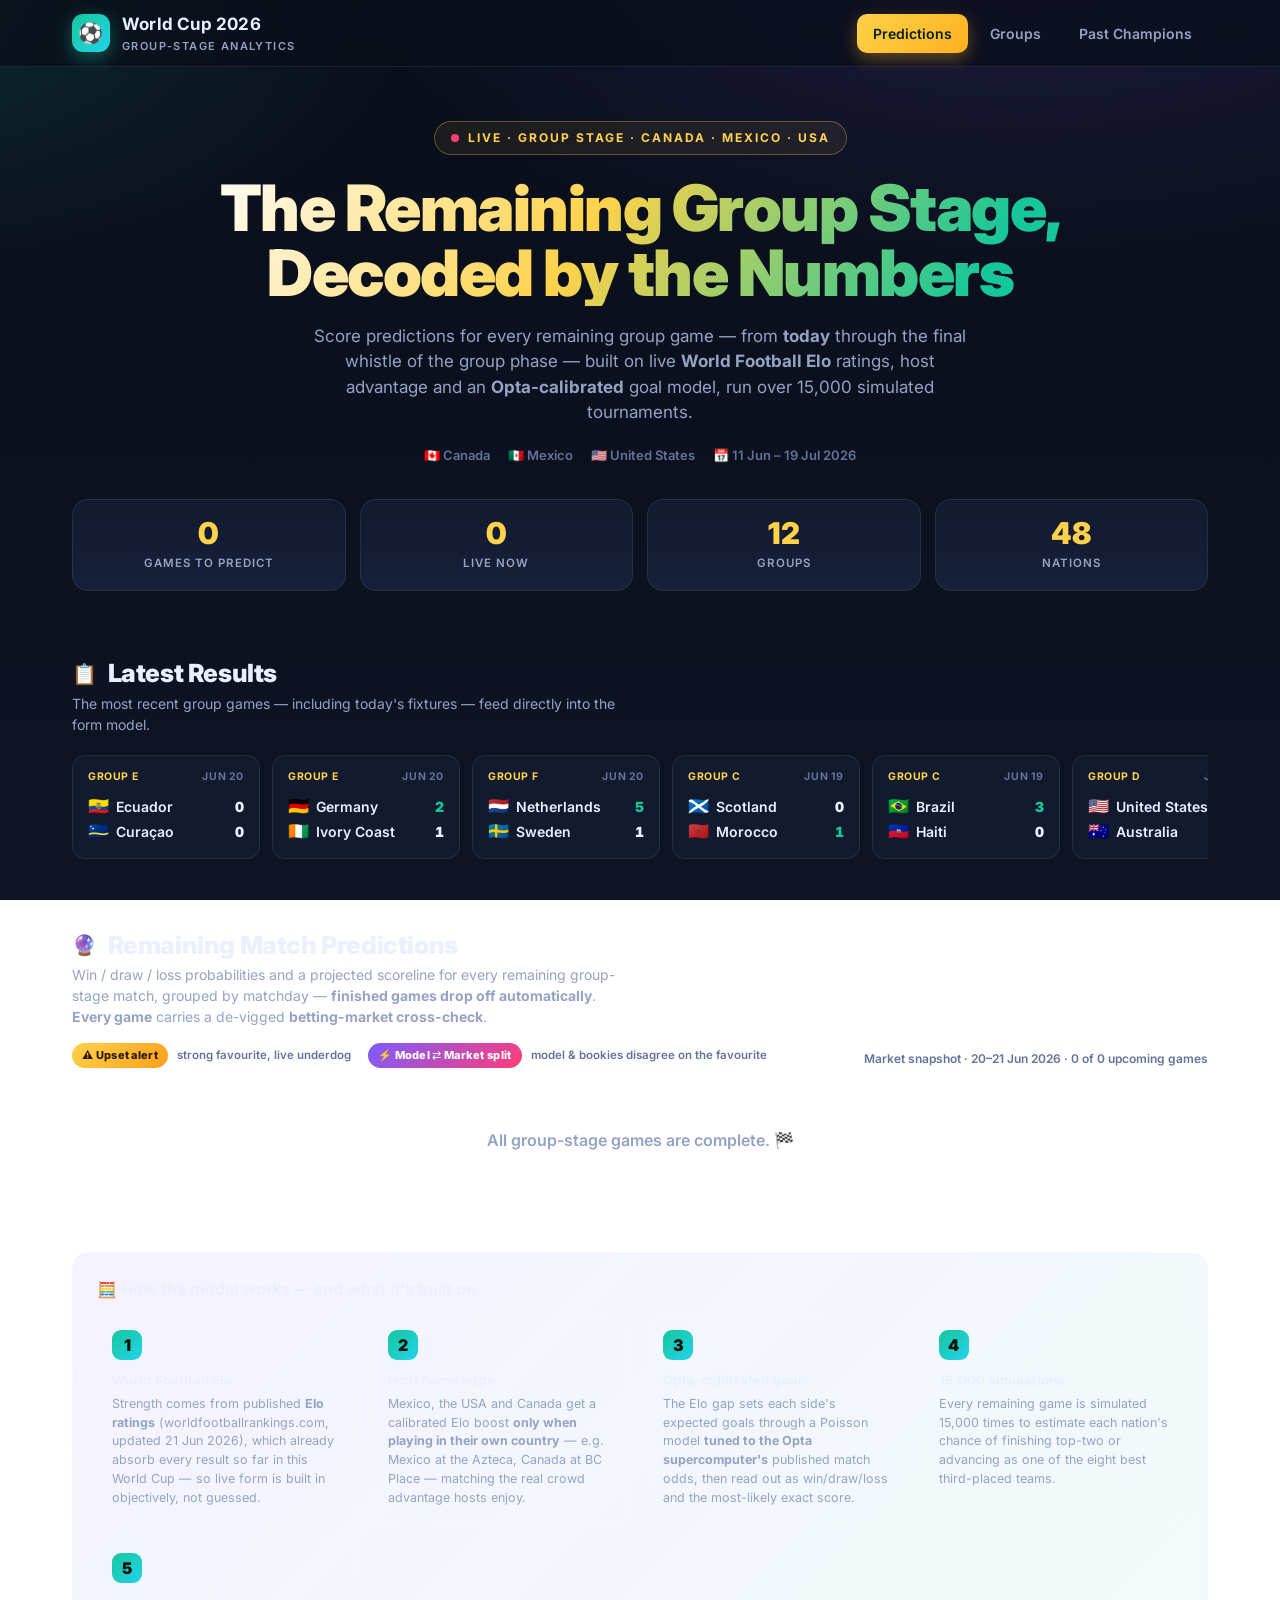
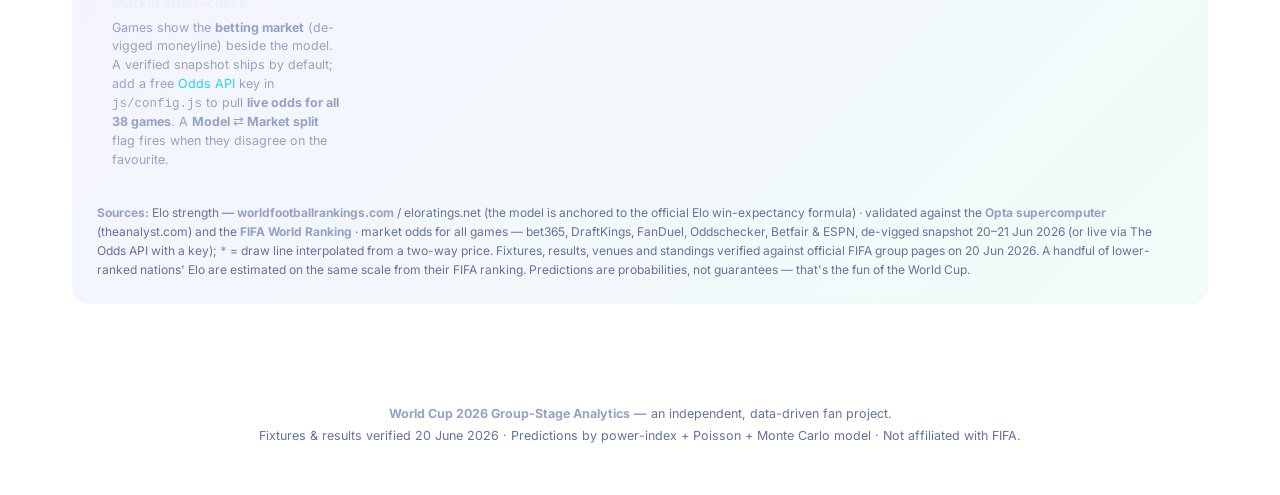
<file: index.html>
<!DOCTYPE html>
<html lang="en">
<head>
<meta charset="UTF-8">
<meta name="viewport" content="width=device-width, initial-scale=1.0">
<title>World Cup 2026 · Group Stage Predictor</title>
<meta name="description" content="Analytical predictions for the remaining 2026 FIFA World Cup group-stage matches — team strength, form and Monte Carlo qualification odds.">
<link rel="preconnect" href="https://fonts.googleapis.com">
<link rel="preconnect" href="https://fonts.gstatic.com" crossorigin>
<link href="https://fonts.googleapis.com/css2?family=Inter:wght@400;600;700;800;900&display=swap" rel="stylesheet">
<link rel="icon" href="data:image/svg+xml,<svg xmlns='http://www.w3.org/2000/svg' viewBox='0 0 100 100'><text y='.9em' font-size='90'>🏆</text></svg>">
<link rel="stylesheet" href="css/styles.css?v=8">
</head>
<body>
<div class="pitch-pattern"></div>

<!-- NAV -->
<nav class="nav">
  <div class="wrap nav-inner">
    <a href="index.html" class="brand">
      <span class="crest">⚽</span>
      <div><b>World Cup 2026</b><span>Group-Stage Analytics</span></div>
    </a>
    <div class="nav-links">
      <a href="index.html" class="active">Predictions</a>
      <a href="groups.html">Groups</a>
      <a href="history.html"><span class="hide-sm">Past </span>Champions</a>
    </div>
  </div>
</nav>

<!-- HERO -->
<header class="hero">
  <div class="wrap">
    <div class="kicker"><span class="live-dot"></span> Live · Group Stage · Canada · Mexico · USA</div>
    <h1>The Remaining Group Stage,<br>Decoded by the Numbers</h1>
    <p class="sub">Score predictions for every remaining group game — from <b>today</b> through the final whistle of the group phase — built on live <b>World Football Elo</b> ratings, host advantage and an <b>Opta-calibrated</b> goal model, run over 15,000 simulated tournaments.</p>
    <div class="host-row">
      <span>🇨🇦 Canada</span><span>🇲🇽 Mexico</span><span>🇺🇸 United States</span><span>📅 11 Jun – 19 Jul 2026</span>
    </div>
    <div class="stat-strip">
      <div class="stat"><div class="num" id="stat-remaining">–</div><div class="lbl">Games to predict</div></div>
      <div class="stat"><div class="num" id="stat-today">–</div><div class="lbl">Live now</div></div>
      <div class="stat"><div class="num" id="stat-groups">–</div><div class="lbl">Groups</div></div>
      <div class="stat"><div class="num" id="stat-teams">–</div><div class="lbl">Nations</div></div>
    </div>
  </div>
</header>

<!-- LIVE NOW -->
<section id="live-section" style="display:none">
  <div class="wrap">
    <div class="sec-head">
      <div>
        <h2><span class="tag">🔴</span> Live Now</h2>
        <p>Matches in progress — real-time score, match minute and a win probability that shifts with the action. Refreshes automatically every 45 seconds.</p>
      </div>
    </div>
    <div class="match-grid" id="live-now"></div>
  </div>
</section>

<!-- RESULTS STRIP -->
<section>
  <div class="wrap">
    <div class="sec-head">
      <div>
        <h2><span class="tag">📋</span> Latest Results</h2>
        <p>The most recent group games — including today's fixtures — feed directly into the form model.</p>
      </div>
    </div>
    <div class="results-scroll" id="results"></div>
  </div>
</section>

<!-- PREDICTIONS -->
<section>
  <div class="wrap">
    <div class="sec-head">
      <div>
        <h2><span class="tag">🔮</span> Remaining Match Predictions</h2>
        <p>Win / draw / loss probabilities and a projected scoreline for every remaining group-stage match, grouped by matchday — <b>finished games drop off automatically</b>. <b>Every game</b> carries a de-vigged <b>betting-market cross-check</b>.</p>
      </div>
      <div class="pred-legend">
        <span class="alert upset">⚠ Upset alert</span><small>strong favourite, live underdog</small>
        <span class="alert split">⚡ Model ⇄ Market split</span><small>model &amp; bookies disagree on the favourite</small>
      </div>
      <div class="odds-status" id="odds-status"></div>
    </div>
    <div id="predictions"></div>
  </div>
</section>

<!-- METHODOLOGY -->
<section>
  <div class="wrap">
    <div class="method">
      <h3>🧮 How the model works — and what it's built on</h3>
      <div class="method-grid">
        <div class="m">
          <div class="n">1</div>
          <h4>World Football Elo</h4>
          <p>Strength comes from published <b>Elo ratings</b> (worldfootballrankings.com, updated 21 Jun 2026), which already absorb every result so far in this World Cup — so live form is built in objectively, not guessed.</p>
        </div>
        <div class="m">
          <div class="n">2</div>
          <h4>Host home edge</h4>
          <p>Mexico, the USA and Canada get a calibrated Elo boost <b>only when playing in their own country</b> — e.g. Mexico at the Azteca, Canada at BC Place — matching the real crowd advantage hosts enjoy.</p>
        </div>
        <div class="m">
          <div class="n">3</div>
          <h4>Opta-calibrated goals</h4>
          <p>The Elo gap sets each side's expected goals through a Poisson model <b>tuned to the Opta supercomputer's</b> published match odds, then read out as win/draw/loss and the most-likely exact score.</p>
        </div>
        <div class="m">
          <div class="n">4</div>
          <h4>15,000 simulations</h4>
          <p>Every remaining game is simulated 15,000 times to estimate each nation's chance of finishing top-two or advancing as one of the eight best third-placed teams.</p>
        </div>
        <div class="m">
          <div class="n">5</div>
          <h4>Market cross-check</h4>
          <p>Games show the <b>betting market</b> (de-vigged moneyline) beside the model. A verified snapshot ships by default; add a free <a href="https://the-odds-api.com" target="_blank" rel="noopener" style="color:var(--cyan)">Odds API</a> key in <code>js/config.js</code> to pull <b>live odds for all 38 games</b>. A <b>Model ⇄ Market split</b> flag fires when they disagree on the favourite.</p>
        </div>
      </div>
      <p class="note"><b>Sources:</b> Elo strength — <b>worldfootballrankings.com</b> / eloratings.net (the model is anchored to the official Elo win-expectancy formula) · validated against the <b>Opta supercomputer</b> (theanalyst.com) and the <b>FIFA World Ranking</b> · market odds for all games — bet365, DraftKings, FanDuel, Oddschecker, Betfair &amp; ESPN, de-vigged snapshot 20–21 Jun 2026 (or live via The Odds API with a key); <b>*</b> = draw line interpolated from a two-way price. Fixtures, results, venues and standings verified against official FIFA group pages on 20 Jun 2026. A handful of lower-ranked nations' Elo are estimated on the same scale from their FIFA ranking. Predictions are probabilities, not guarantees — that's the fun of the World Cup.</p>
    </div>
  </div>
</section>

<footer>
  <div class="wrap">
    <p><b>World Cup 2026 Group-Stage Analytics</b> — an independent, data-driven fan project.<br>
    Fixtures &amp; results verified 20 June 2026 · Predictions by power-index + Poisson + Monte Carlo model · Not affiliated with FIFA.</p>
  </div>
</footer>

<script src="js/data.js?v=8"></script>
<script src="js/model.js?v=8"></script>
<script src="js/config.js?v=8"></script>
<script src="js/odds-live.js?v=8"></script>
<script src="js/espn-live.js?v=8"></script>
<script src="js/standings.js?v=8"></script>
<script src="js/app.js?v=8"></script>
</body>
</html>
</file>
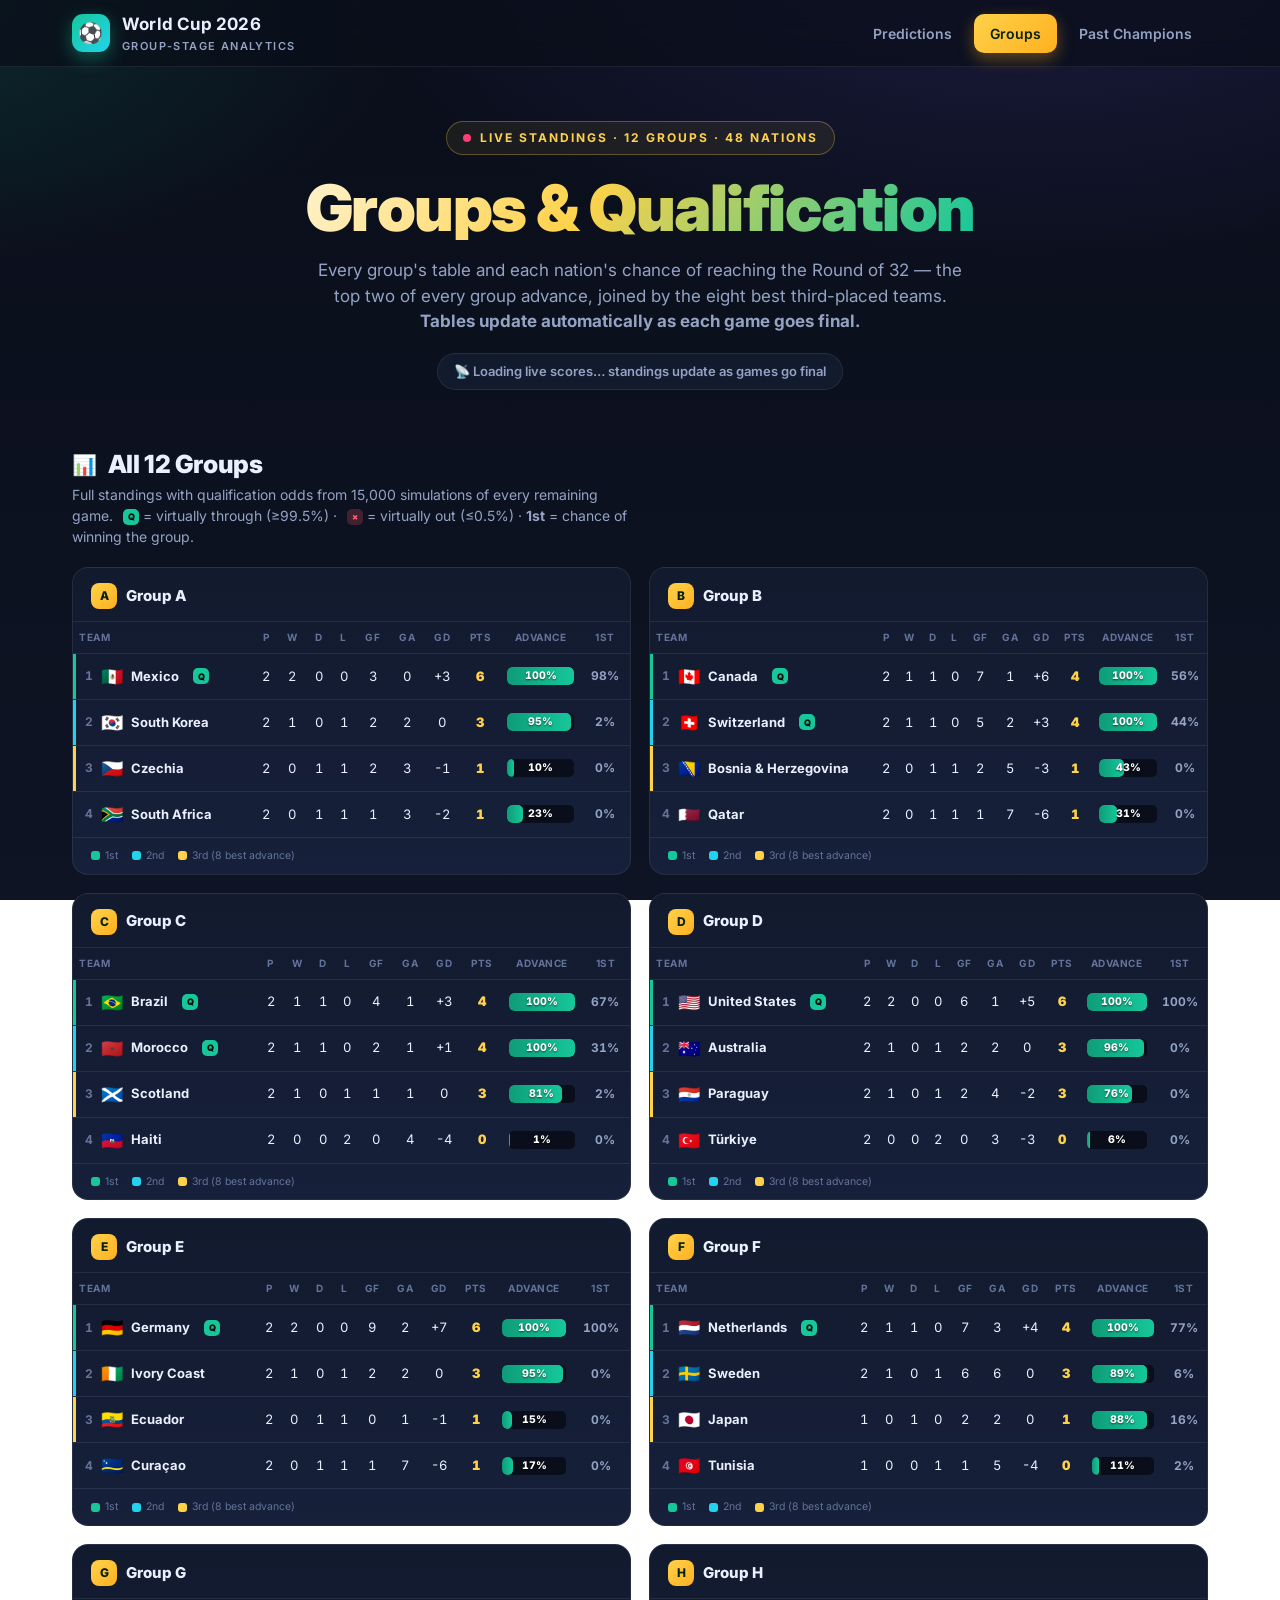
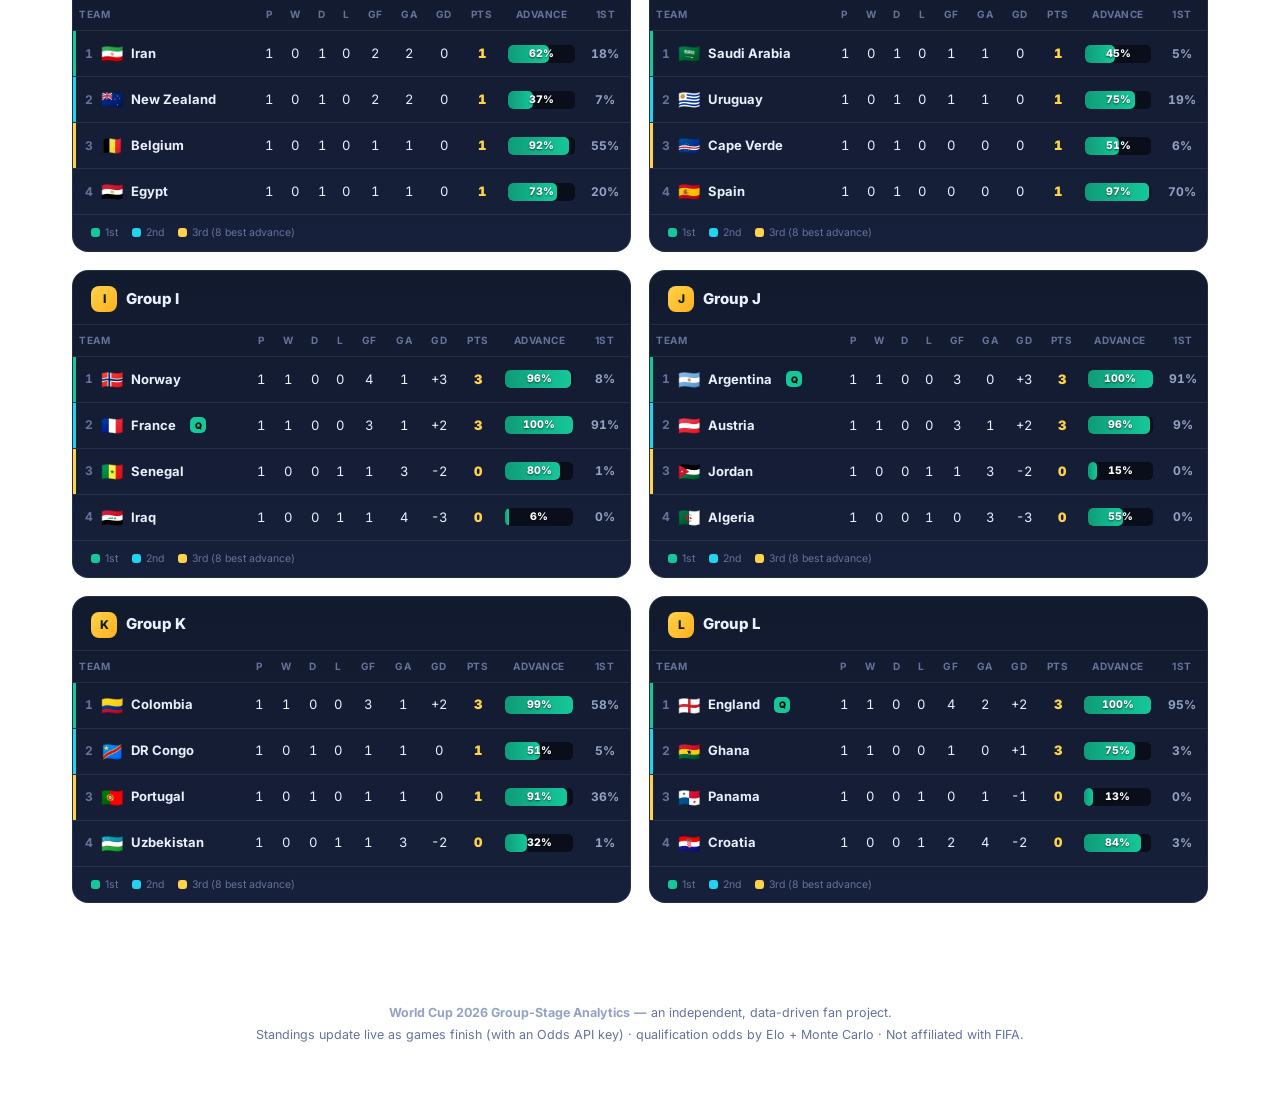
<file: groups.html>
<!DOCTYPE html>
<html lang="en">
<head>
<meta charset="UTF-8">
<meta name="viewport" content="width=device-width, initial-scale=1.0">
<title>World Cup 2026 · Groups &amp; Standings</title>
<meta name="description" content="Live 2026 FIFA World Cup group standings and qualification probabilities — all 12 groups, updated as each game finishes.">
<link rel="preconnect" href="https://fonts.googleapis.com">
<link rel="preconnect" href="https://fonts.gstatic.com" crossorigin>
<link href="https://fonts.googleapis.com/css2?family=Inter:wght@400;600;700;800;900&display=swap" rel="stylesheet">
<link rel="icon" href="data:image/svg+xml,<svg xmlns='http://www.w3.org/2000/svg' viewBox='0 0 100 100'><text y='.9em' font-size='90'>🏆</text></svg>">
<link rel="stylesheet" href="css/styles.css?v=8">
</head>
<body>
<div class="pitch-pattern"></div>

<!-- NAV -->
<nav class="nav">
  <div class="wrap nav-inner">
    <a href="index.html" class="brand">
      <span class="crest">⚽</span>
      <div><b>World Cup 2026</b><span>Group-Stage Analytics</span></div>
    </a>
    <div class="nav-links">
      <a href="index.html">Predictions</a>
      <a href="groups.html" class="active">Groups</a>
      <a href="history.html"><span class="hide-sm">Past </span>Champions</a>
    </div>
  </div>
</nav>

<!-- HERO -->
<header class="hero">
  <div class="wrap">
    <div class="kicker"><span class="live-dot"></span> Live Standings · 12 Groups · 48 Nations</div>
    <h1>Groups &amp; Qualification</h1>
    <p class="sub">Every group's table and each nation's chance of reaching the Round of 32 — the top two of every group advance, joined by the eight best third-placed teams. <b>Tables update automatically as each game goes final.</b></p>
    <div class="host-row" id="groups-live" style="margin-top:18px"></div>
  </div>
</header>

<!-- GROUPS -->
<section>
  <div class="wrap">
    <div class="sec-head">
      <div>
        <h2><span class="tag">📊</span> All 12 Groups</h2>
        <p>Full standings with qualification odds from 15,000 simulations of every remaining game. <span class="qtag in" style="vertical-align:middle">Q</span> = virtually through (≥99.5%) · <span class="qtag out" style="vertical-align:middle">×</span> = virtually out (≤0.5%) · <b>1st</b> = chance of winning the group.</p>
      </div>
    </div>
    <div class="loading" id="groups-loading"><span class="spinner"></span> Simulating 15,000 tournaments…</div>
    <div class="groups-full" id="groups-full"></div>
  </div>
</section>

<footer>
  <div class="wrap">
    <p><b>World Cup 2026 Group-Stage Analytics</b> — an independent, data-driven fan project.<br>
    Standings update live as games finish (with an Odds API key) · qualification odds by Elo + Monte Carlo · Not affiliated with FIFA.</p>
  </div>
</footer>

<script src="js/data.js?v=8"></script>
<script src="js/model.js?v=8"></script>
<script src="js/config.js?v=8"></script>
<script src="js/odds-live.js?v=8"></script>
<script src="js/espn-live.js?v=8"></script>
<script src="js/standings.js?v=8"></script>
<script src="js/groups-page.js?v=8"></script>
</body>
</html>
</file>
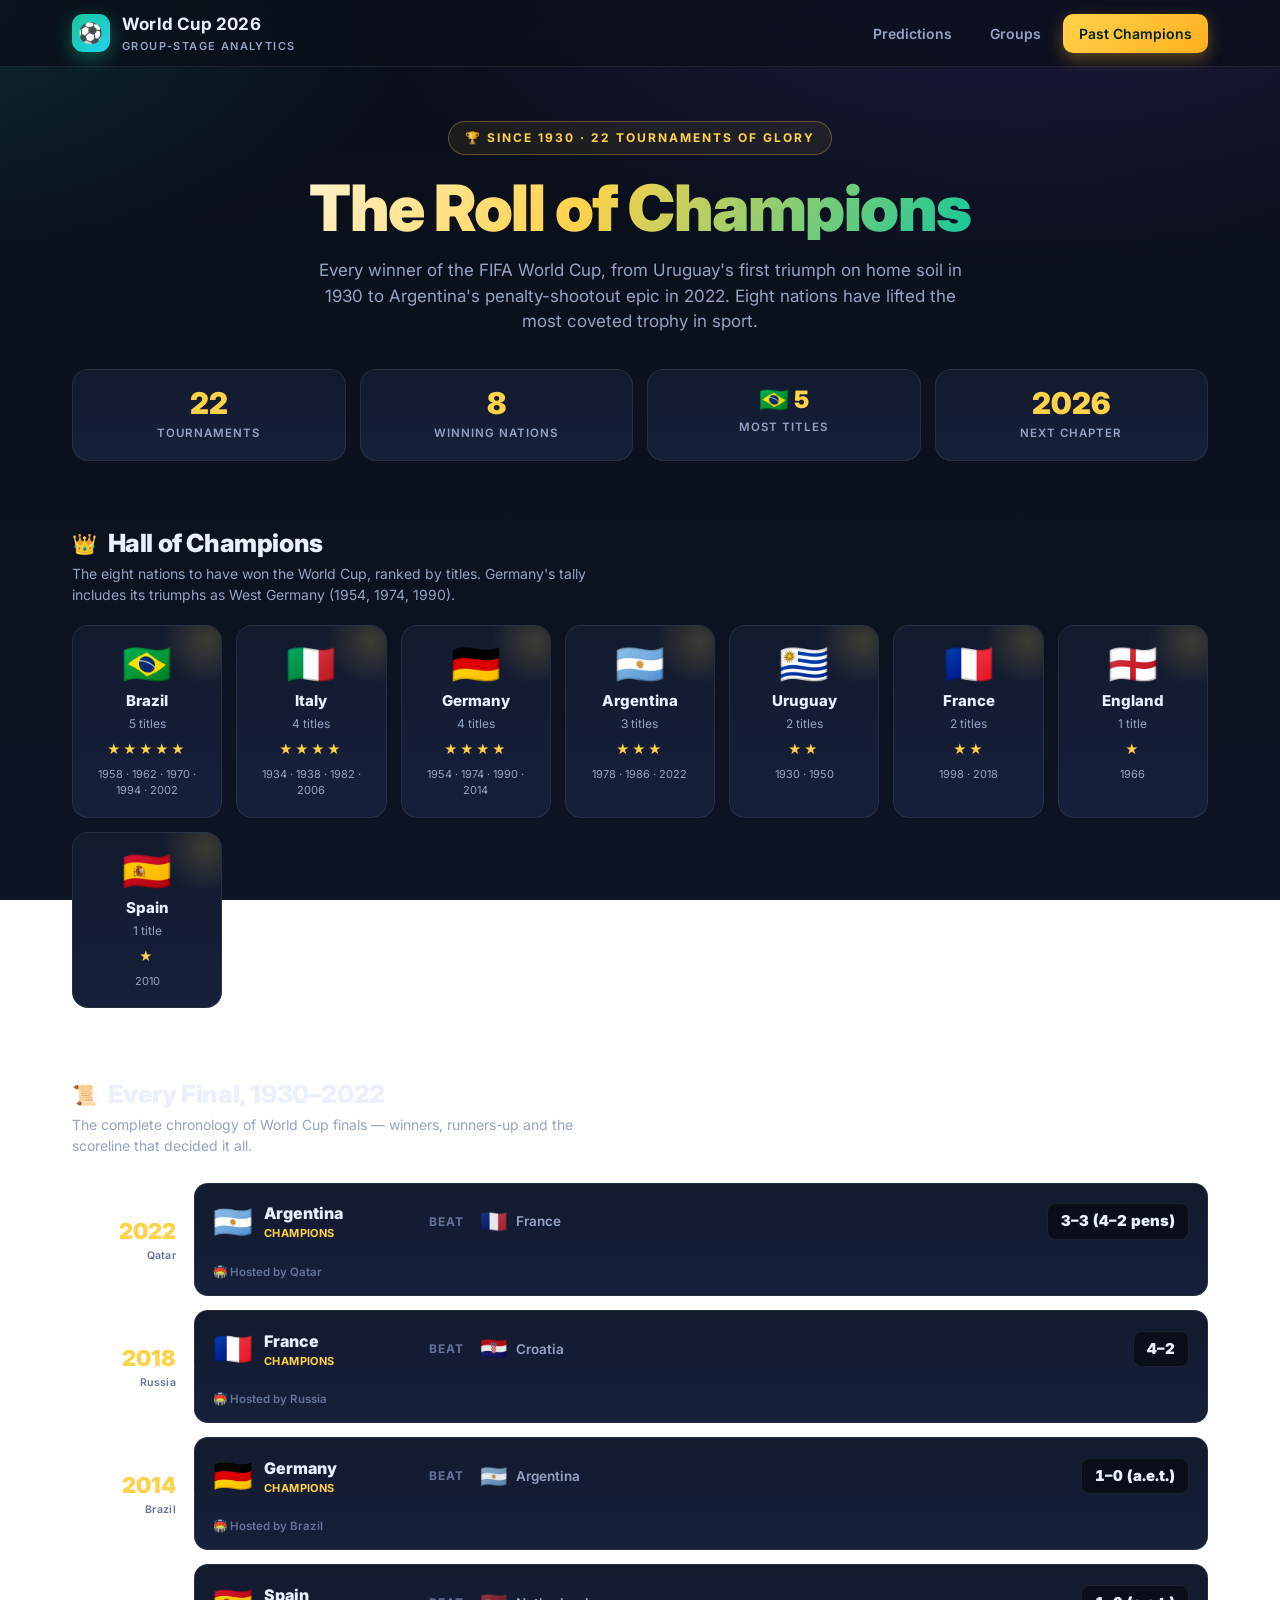
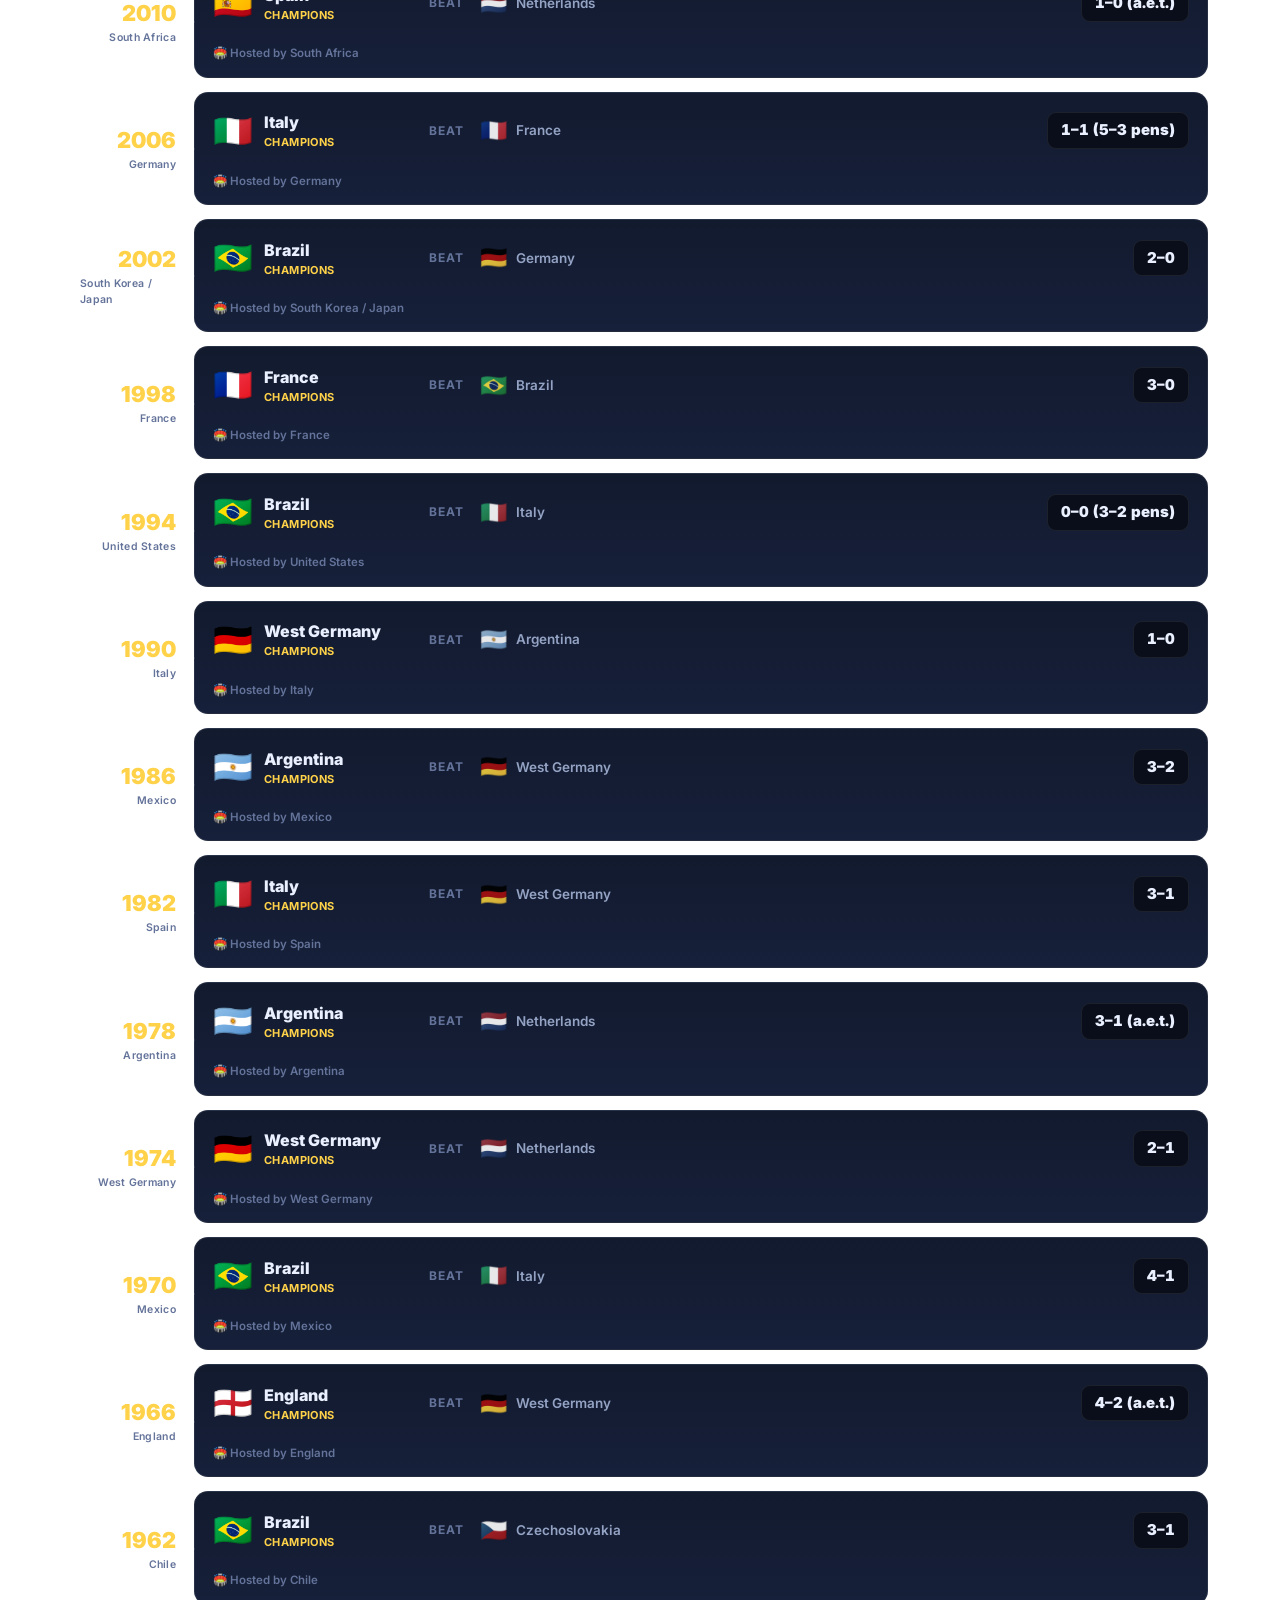
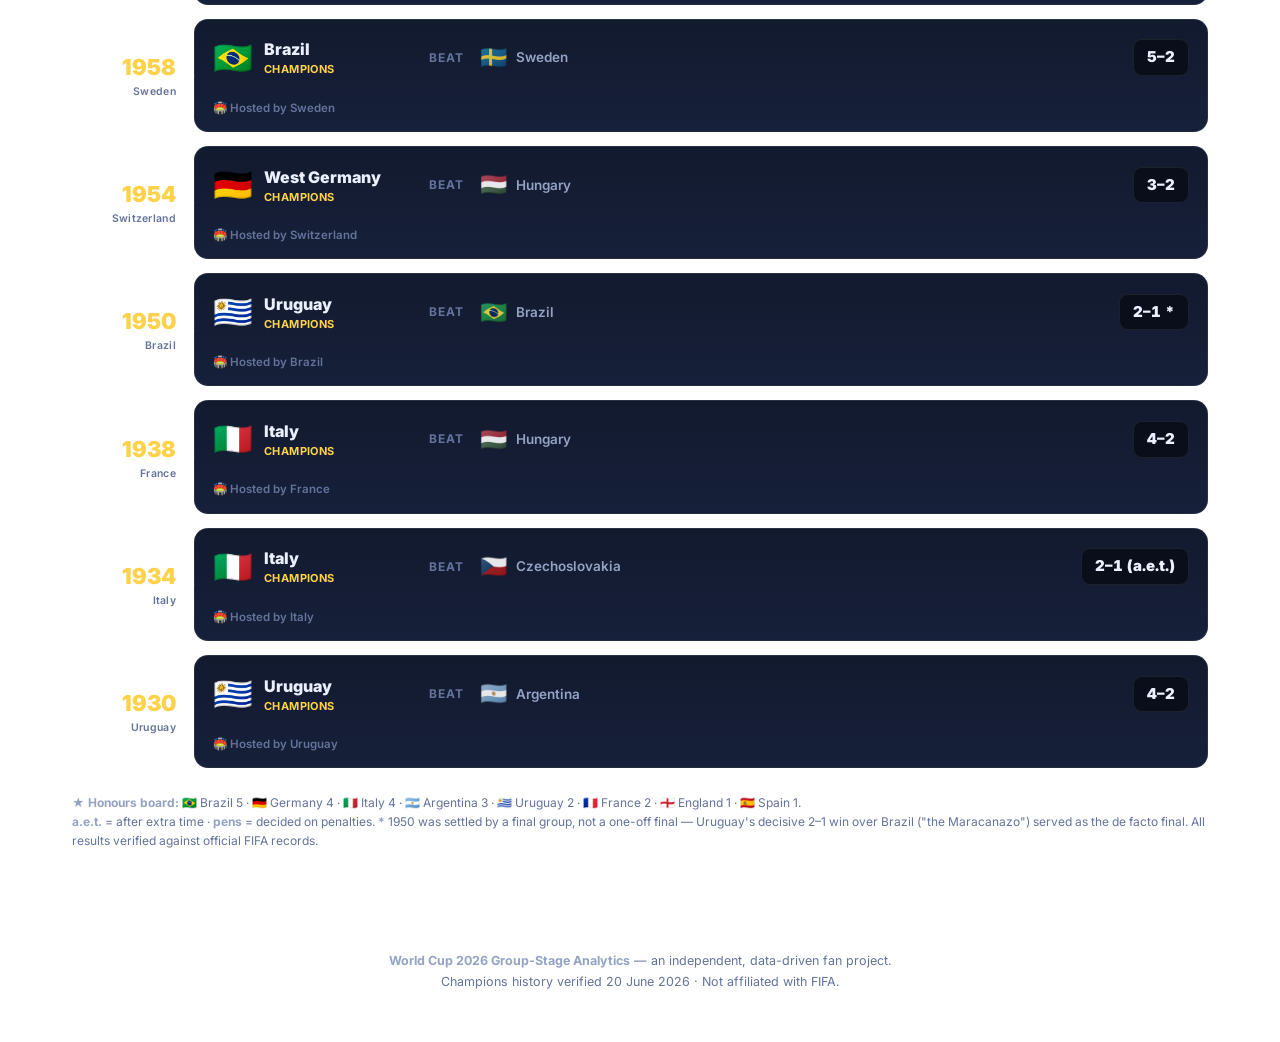
<file: history.html>
<!DOCTYPE html>
<html lang="en">
<head>
<meta charset="UTF-8">
<meta name="viewport" content="width=device-width, initial-scale=1.0">
<title>World Cup Champions · 1930–2022</title>
<meta name="description" content="Every FIFA World Cup champion from 1930 to 2022 — winners, runners-up and final scores.">
<link rel="preconnect" href="https://fonts.googleapis.com">
<link rel="preconnect" href="https://fonts.gstatic.com" crossorigin>
<link href="https://fonts.googleapis.com/css2?family=Inter:wght@400;600;700;800;900&display=swap" rel="stylesheet">
<link rel="icon" href="data:image/svg+xml,<svg xmlns='http://www.w3.org/2000/svg' viewBox='0 0 100 100'><text y='.9em' font-size='90'>🏆</text></svg>">
<link rel="stylesheet" href="css/styles.css?v=8">
</head>
<body>
<div class="pitch-pattern"></div>

<!-- NAV -->
<nav class="nav">
  <div class="wrap nav-inner">
    <a href="index.html" class="brand">
      <span class="crest">⚽</span>
      <div><b>World Cup 2026</b><span>Group-Stage Analytics</span></div>
    </a>
    <div class="nav-links">
      <a href="index.html">Predictions</a>
      <a href="groups.html">Groups</a>
      <a href="history.html" class="active"><span class="hide-sm">Past </span>Champions</a>
    </div>
  </div>
</nav>

<!-- HERO -->
<header class="hero">
  <div class="wrap">
    <div class="kicker">🏆 Since 1930 · 22 Tournaments of Glory</div>
    <h1>The Roll of Champions</h1>
    <p class="sub">Every winner of the FIFA World Cup, from Uruguay's first triumph on home soil in 1930 to Argentina's penalty-shootout epic in 2022. Eight nations have lifted the most coveted trophy in sport.</p>
    <div class="stat-strip">
      <div class="stat"><div class="num" id="stat-tournaments">–</div><div class="lbl">Tournaments</div></div>
      <div class="stat"><div class="num" id="stat-nations">–</div><div class="lbl">Winning nations</div></div>
      <div class="stat"><div class="num" id="stat-top" style="font-size:24px">–</div><div class="lbl">Most titles</div></div>
      <div class="stat"><div class="num">2026</div><div class="lbl">Next chapter</div></div>
    </div>
  </div>
</header>

<!-- HALL OF CHAMPIONS -->
<section>
  <div class="wrap">
    <div class="sec-head">
      <div>
        <h2><span class="tag">👑</span> Hall of Champions</h2>
        <p>The eight nations to have won the World Cup, ranked by titles. Germany's tally includes its triumphs as West Germany (1954, 1974, 1990).</p>
      </div>
    </div>
    <div class="legend-grid" id="legends"></div>
  </div>
</section>

<!-- TIMELINE -->
<section>
  <div class="wrap">
    <div class="sec-head">
      <div>
        <h2><span class="tag">📜</span> Every Final, 1930–2022</h2>
        <p>The complete chronology of World Cup finals — winners, runners-up and the scoreline that decided it all.</p>
      </div>
    </div>
    <div class="timeline" id="timeline"></div>
    <p class="note">
      <b>★ Honours board:</b> 🇧🇷 Brazil 5 · 🇩🇪 Germany 4 · 🇮🇹 Italy 4 · 🇦🇷 Argentina 3 · 🇺🇾 Uruguay 2 · 🇫🇷 France 2 · 🏴󠁧󠁢󠁥󠁮󠁧󠁿 England 1 · 🇪🇸 Spain 1.<br>
      <b>a.e.t.</b> = after extra time · <b>pens</b> = decided on penalties. <b>*</b> 1950 was settled by a final group, not a one-off final — Uruguay's decisive 2–1 win over Brazil ("the Maracanazo") served as the de facto final. All results verified against official FIFA records.
    </p>
  </div>
</section>

<footer>
  <div class="wrap">
    <p><b>World Cup 2026 Group-Stage Analytics</b> — an independent, data-driven fan project.<br>
    Champions history verified 20 June 2026 · Not affiliated with FIFA.</p>
  </div>
</footer>

<script src="js/data.js?v=8"></script>
<script src="js/history.js?v=8"></script>
</body>
</html>
</file>
<file: css/styles.css>
/* =====================================================================
   2026 WORLD CUP ANALYTICS — STYLES
   ===================================================================== */
:root{
  --bg:#0a0e1a;
  --bg-2:#0e1424;
  --panel:#121a2e;
  --panel-2:#16203a;
  --line:rgba(255,255,255,.08);
  --line-strong:rgba(255,255,255,.16);
  --text:#eaf0ff;
  --muted:#94a3c4;
  --faint:#64739a;
  --gold:#ffd24a;
  --gold-2:#ffb01f;
  --green:#16c79a;
  --green-d:#0e9c78;
  --magenta:#ff3d77;
  --purple:#7b5cff;
  --cyan:#22d3ee;
  --red:#ff5a6e;
  --win:#16c79a;
  --draw:#f0b429;
  --loss:#5b6b95;
  --radius:16px;
  --shadow:0 18px 50px rgba(0,0,0,.45);
  --maxw:1180px;
  font-synthesis:none;
}

*{box-sizing:border-box;margin:0;padding:0}
html{scroll-behavior:smooth}
body{
  background:
    radial-gradient(1200px 600px at 80% -10%, rgba(123,92,255,.18), transparent 60%),
    radial-gradient(1000px 500px at -10% 0%, rgba(22,199,154,.16), transparent 55%),
    linear-gradient(180deg,var(--bg) 0%, var(--bg-2) 100%);
  background-attachment:fixed;
  color:var(--text);
  font-family:"Inter",-apple-system,BlinkMacSystemFont,"Segoe UI",Roboto,Helvetica,Arial,sans-serif;
  line-height:1.5;
  -webkit-font-smoothing:antialiased;
  min-height:100vh;
}
a{color:inherit;text-decoration:none}
.wrap{max-width:var(--maxw);margin:0 auto;padding:0 22px}

/* ---------- decorative pitch stripe pattern ---------- */
.pitch-pattern{
  position:fixed;inset:0;z-index:0;pointer-events:none;opacity:.5;
  background-image:repeating-linear-gradient(90deg,
    transparent 0 78px, rgba(255,255,255,.012) 78px 156px);
  mask-image:linear-gradient(180deg,transparent,black 30%,black 70%,transparent);
}

/* ---------- NAV ---------- */
.nav{
  position:sticky;top:0;z-index:50;
  backdrop-filter:blur(14px);
  background:rgba(10,14,26,.72);
  border-bottom:1px solid var(--line);
}
.nav-inner{display:flex;align-items:center;justify-content:space-between;height:66px}
.brand{display:flex;align-items:center;gap:12px;font-weight:800;letter-spacing:.2px}
.brand .crest{
  width:38px;height:38px;border-radius:11px;display:grid;place-items:center;font-size:20px;
  background:linear-gradient(135deg,var(--green),var(--cyan));
  box-shadow:0 6px 18px rgba(22,199,154,.4);
}
.brand b{font-size:17px}
.brand span{display:block;font-size:11px;color:var(--muted);font-weight:600;letter-spacing:1.4px;text-transform:uppercase}
.nav-links{display:flex;gap:6px;align-items:center}
.nav-links a{
  padding:9px 16px;border-radius:10px;font-size:14px;font-weight:600;color:var(--muted);
  transition:.18s;
}
.nav-links a:hover{color:var(--text);background:var(--panel)}
.nav-links a.active{color:#06210f;background:linear-gradient(135deg,var(--gold),var(--gold-2));box-shadow:0 6px 16px rgba(255,176,31,.35)}

/* ---------- HERO ---------- */
.hero{position:relative;z-index:1;padding:54px 0 26px;text-align:center}
.kicker{
  display:inline-flex;align-items:center;gap:9px;font-size:12px;font-weight:700;letter-spacing:2px;
  text-transform:uppercase;color:var(--gold);
  border:1px solid rgba(255,210,74,.3);background:rgba(255,210,74,.07);
  padding:7px 16px;border-radius:999px;margin-bottom:20px;
}
.live-dot{width:8px;height:8px;border-radius:50%;background:var(--magenta);box-shadow:0 0 0 0 rgba(255,61,119,.7);animation:pulse 1.8s infinite}
@keyframes pulse{0%{box-shadow:0 0 0 0 rgba(255,61,119,.55)}70%{box-shadow:0 0 0 10px rgba(255,61,119,0)}100%{box-shadow:0 0 0 0 rgba(255,61,119,0)}}
.hero h1{
  font-size:clamp(34px,6vw,64px);line-height:1.02;font-weight:900;letter-spacing:-1.5px;
  background:linear-gradient(120deg,#fff 10%,var(--gold) 45%,var(--green) 80%);
  -webkit-background-clip:text;background-clip:text;-webkit-text-fill-color:transparent;
}
.hero p.sub{max-width:660px;margin:18px auto 0;color:var(--muted);font-size:17px}
.host-row{display:flex;gap:18px;justify-content:center;margin-top:20px;flex-wrap:wrap;color:var(--faint);font-size:13px;font-weight:600}
.host-row span{display:inline-flex;gap:7px;align-items:center}

.stat-strip{
  display:grid;grid-template-columns:repeat(4,1fr);gap:14px;margin:34px 0 8px;
}
.stat{
  background:linear-gradient(180deg,var(--panel),var(--panel-2));
  border:1px solid var(--line);border-radius:var(--radius);padding:18px 16px;text-align:center;
}
.stat .num{font-size:30px;font-weight:900;color:var(--gold);line-height:1}
.stat .lbl{font-size:11.5px;color:var(--muted);text-transform:uppercase;letter-spacing:1px;margin-top:7px;font-weight:600}

/* ---------- SECTIONS ---------- */
section{position:relative;z-index:1;padding:30px 0}
.sec-head{display:flex;align-items:flex-end;justify-content:space-between;gap:16px;margin-bottom:20px;flex-wrap:wrap}
.sec-head h2{font-size:25px;font-weight:850;letter-spacing:-.4px;display:flex;align-items:center;gap:11px}
.sec-head h2 .tag{font-size:20px}
.sec-head p{color:var(--muted);font-size:14px;max-width:560px}
.pred-legend{display:flex;align-items:center;gap:9px;flex-wrap:wrap}
.pred-legend small{color:var(--faint);font-size:11.5px;font-weight:600;margin-right:8px}

/* ---------- results strip ---------- */
.results-scroll{display:flex;gap:12px;overflow-x:auto;padding-bottom:8px;scrollbar-width:thin}
.res-card{
  flex:0 0 auto;min-width:188px;background:var(--panel);border:1px solid var(--line);
  border-radius:13px;padding:13px 15px;
}
.res-card.today{border-color:rgba(255,61,119,.4);box-shadow:0 0 0 1px rgba(255,61,119,.15)}
.res-meta{display:flex;justify-content:space-between;font-size:10.5px;color:var(--faint);text-transform:uppercase;letter-spacing:.6px;font-weight:700;margin-bottom:9px}
.res-meta .grp{color:var(--gold)}
.res-line{display:flex;align-items:center;justify-content:space-between;font-size:14px;font-weight:600;gap:8px}
.res-line .nm{display:flex;align-items:center;gap:7px;min-width:0}
.res-line .nm span.fl{font-size:17px}
.res-line .nm em{font-style:normal;white-space:nowrap;overflow:hidden;text-overflow:ellipsis}
.res-line .sc{font-weight:900;font-variant-numeric:tabular-nums}
.res-line.win .sc{color:var(--green)}

/* ---------- date group + match cards ---------- */
.daygroup{margin-bottom:26px}
.dayhdr{display:flex;align-items:center;gap:14px;margin:0 0 16px}
.dayhdr .d-date{font-size:18px;font-weight:850;letter-spacing:-.3px}
.dayhdr .d-badge{
  font-size:11px;font-weight:800;letter-spacing:.8px;text-transform:uppercase;color:#06210f;
  background:linear-gradient(135deg,var(--gold),var(--gold-2));padding:4px 11px;border-radius:999px;
}
.dayhdr .d-line{flex:1;height:1px;background:var(--line)}
.dayhdr .d-count{font-size:12.5px;color:var(--faint);font-weight:600}

.match-grid{display:grid;grid-template-columns:repeat(auto-fill,minmax(345px,1fr));gap:16px}
.match{
  background:linear-gradient(180deg,var(--panel),var(--panel-2));
  border:1px solid var(--line);border-radius:var(--radius);padding:18px;
  transition:.2s;position:relative;overflow:hidden;
}
.match::before{content:"";position:absolute;inset:0 0 auto 0;height:3px;
  background:linear-gradient(90deg,var(--green),var(--cyan),var(--purple))}
.match:hover{transform:translateY(-3px);border-color:var(--line-strong);box-shadow:var(--shadow)}
.match-top{display:flex;justify-content:space-between;align-items:center;margin-bottom:14px}
.grp-pill{font-size:11px;font-weight:800;letter-spacing:.6px;color:var(--gold);
  background:rgba(255,210,74,.1);border:1px solid rgba(255,210,74,.25);padding:3px 9px;border-radius:7px}
.match-venue{font-size:11px;color:var(--faint);text-align:right;max-width:55%;line-height:1.3}

.teams{display:grid;grid-template-columns:1fr auto 1fr;align-items:center;gap:8px;margin-bottom:16px}
.team-side{display:flex;flex-direction:column;align-items:center;gap:6px;text-align:center}
.team-side .fl{font-size:34px;line-height:1}
.team-side .tn{font-size:13.5px;font-weight:700;line-height:1.15}
.team-side .pw{font-size:10.5px;color:var(--faint);font-weight:600}
.pscore{
  display:flex;flex-direction:column;align-items:center;gap:2px;
  padding:0 6px;
}
.pscore .ps-val{font-size:25px;font-weight:900;font-variant-numeric:tabular-nums;letter-spacing:1px}
.pscore .ps-lbl{font-size:8.5px;color:var(--faint);text-transform:uppercase;letter-spacing:.7px;font-weight:700}

/* probability bar */
.probbar{display:flex;height:30px;border-radius:9px;overflow:hidden;border:1px solid var(--line);margin-bottom:9px;background:var(--bg)}
.probbar .seg{display:flex;align-items:center;justify-content:center;font-size:11.5px;font-weight:800;color:#04140d;min-width:0;transition:.3s}
.probbar .seg.h{background:linear-gradient(135deg,var(--green),var(--green-d))}
.probbar .seg.d{background:linear-gradient(135deg,#f3c34a,#d99a1a);color:#2a1c00}
.probbar .seg.a{background:linear-gradient(135deg,#6f86c9,#4a5b95);color:#fff}
.probbar .seg span{padding:0 4px;white-space:nowrap;overflow:hidden}
.prob-key{display:flex;justify-content:space-between;font-size:11px;color:var(--muted);font-weight:600}
.prob-key b{color:var(--text)}
.verdict{margin-top:12px;padding-top:12px;border-top:1px solid var(--line);font-size:12.5px;color:var(--muted);display:flex;align-items:center;gap:8px}
.verdict .chip{font-weight:800;color:var(--text)}
.verdict .xg{margin-left:auto;color:var(--faint);font-size:11.5px;font-weight:600}

/* ---- alert badges ---- */
.match.flagged{border-color:rgba(255,176,31,.32)}
.alert{font-size:11px;font-weight:800;letter-spacing:.3px;padding:4px 10px;border-radius:999px;white-space:nowrap}
.alert.upset{color:#2a1c00;background:linear-gradient(135deg,#ffd24a,#ff9f1c)}
.alert.split{color:#fff;background:linear-gradient(135deg,var(--purple),var(--magenta))}
.venue-sub{font-size:11px;color:var(--faint);margin:-6px 0 12px;line-height:1.3}

/* ---- market cross-check ---- */
.market{margin-top:12px;padding-top:12px;border-top:1px dashed var(--line-strong)}
.market-top{display:flex;justify-content:space-between;align-items:center;font-size:11px;font-weight:800;
  text-transform:uppercase;letter-spacing:.6px;color:var(--cyan);margin-bottom:8px}
.market-top .book{color:var(--faint);font-weight:700;letter-spacing:.3px;text-transform:none}
.market-cells{display:grid;grid-template-columns:repeat(3,1fr);gap:8px}
.mcell{display:flex;flex-direction:column;align-items:center;gap:2px;background:var(--bg);
  border:1px solid var(--line);border-radius:9px;padding:8px 4px}
.mcell .mteam{font-size:11px;color:var(--muted);font-weight:600;white-space:nowrap;overflow:hidden;max-width:100%}
.mcell b{font-size:13px;font-variant-numeric:tabular-nums;color:var(--text)}
.mcell .mpc{font-size:11px;color:var(--cyan);font-weight:800}

/* ---- live (in-play) match cards ---- */
.match.live{border-color:rgba(255,61,119,.5);box-shadow:0 10px 30px rgba(255,61,119,.12)}
.match.live::before{background:linear-gradient(90deg,var(--magenta),var(--red),var(--gold))}
.live-chip{display:inline-flex;align-items:center;gap:7px;font-size:11.5px;font-weight:800;letter-spacing:.4px;
  color:#fff;background:linear-gradient(135deg,var(--magenta),var(--red));padding:4px 11px;border-radius:999px;white-space:nowrap}
.lpulse{width:8px;height:8px;border-radius:50%;background:#fff;box-shadow:0 0 0 0 rgba(255,255,255,.7);animation:pulse 1.3s infinite}
.match.live .ps-val{color:#fff;font-size:30px}
.match.live .ps-val .dash{opacity:.45;margin:0 3px;font-weight:700}
.match.live .ps-lbl{color:var(--magenta);font-weight:700}

/* win-probability timeline chart */
.wpchart{margin-top:12px;padding-top:12px;border-top:1px solid var(--line)}
.wpc-head{display:flex;justify-content:space-between;align-items:center;font-size:11px;font-weight:800;
  letter-spacing:.4px;text-transform:uppercase;color:var(--muted);margin-bottom:7px}
.wpc-head .wpc-now{color:var(--gold);letter-spacing:.2px}
.wpc-svg{display:block;width:100%;height:64px;border-radius:8px;border:1px solid var(--line);background:var(--bg)}
.wpc-axis{display:flex;justify-content:space-between;font-size:10px;color:var(--faint);font-weight:600;margin-top:4px}
.mlive{display:inline-flex;align-items:center;gap:5px;font-size:10.5px;font-weight:800;letter-spacing:.4px;
  color:#04140d;background:linear-gradient(135deg,var(--green),var(--cyan));padding:3px 9px;border-radius:999px;text-transform:none}
.odds-status{margin-top:4px;font-size:12px;color:var(--faint);font-weight:600;display:flex;align-items:center;gap:8px}
.odds-status .mlive{font-size:10.5px}

/* ---------- group standings tables ---------- */
.groups-grid{display:grid;grid-template-columns:repeat(auto-fill,minmax(360px,1fr));gap:18px}
.gcard{background:linear-gradient(180deg,var(--panel),var(--panel-2));border:1px solid var(--line);border-radius:var(--radius);overflow:hidden}
.gcard h3{font-size:15px;font-weight:800;padding:15px 18px 12px;display:flex;align-items:center;gap:9px;border-bottom:1px solid var(--line)}
.gcard h3 .gl{font-size:12px;font-weight:800;color:#06210f;background:linear-gradient(135deg,var(--gold),var(--gold-2));width:26px;height:26px;display:grid;place-items:center;border-radius:8px}
table.gt{width:100%;border-collapse:collapse;font-size:13px}
table.gt th{font-size:10px;text-transform:uppercase;letter-spacing:.5px;color:var(--faint);font-weight:700;padding:8px 6px;text-align:center}
table.gt th.l,table.gt td.l{text-align:left}
table.gt td{padding:9px 6px;text-align:center;border-top:1px solid var(--line);font-variant-numeric:tabular-nums}
table.gt tr.q1 td:first-child{box-shadow:inset 3px 0 0 var(--green)}
table.gt tr.q2 td:first-child{box-shadow:inset 3px 0 0 var(--cyan)}
table.gt tr.q3 td:first-child{box-shadow:inset 3px 0 0 var(--gold)}
.tcell{display:flex;align-items:center;gap:8px;font-weight:700}
.tcell .fl{font-size:18px}
.tcell .pos{color:var(--faint);font-weight:700;width:14px;text-align:right;font-size:12px}
td.pts{font-weight:900;color:var(--gold)}
td.adv{font-weight:800}
.adv-bar{position:relative;height:18px;border-radius:5px;background:var(--bg);overflow:hidden;min-width:46px}
.adv-bar i{position:absolute;inset:0 auto 0 0;background:linear-gradient(90deg,var(--green-d),var(--green));border-radius:5px}
.adv-bar b{position:absolute;inset:0;display:grid;place-items:center;font-size:10.5px;font-weight:800;font-style:normal;color:#fff;text-shadow:0 1px 2px rgba(0,0,0,.6)}
/* ---- dedicated Groups page: fuller tables ---- */
.groups-full{display:grid;grid-template-columns:repeat(auto-fill,minmax(540px,1fr));gap:18px}
.gt-scroll{overflow-x:auto;scrollbar-width:thin}
table.gt-full{min-width:500px}
table.gt-full td.wg{color:var(--muted);font-weight:700;font-size:12px}
.tcell .tnm{white-space:nowrap}
.qtag{font-size:9px;font-weight:900;width:16px;height:16px;display:inline-grid;place-items:center;border-radius:5px;margin-left:6px;flex:0 0 auto}
.qtag.in{background:var(--green);color:#04140d}
.qtag.out{background:rgba(255,90,110,.22);color:var(--red)}
#groups-live span{display:inline-flex;align-items:center;gap:8px;background:var(--panel);border:1px solid var(--line);
  padding:8px 16px;border-radius:999px;font-size:13px;font-weight:600;color:var(--muted)}
@media(max-width:600px){ .groups-full{grid-template-columns:1fr} }

.gfoot{display:flex;gap:14px;padding:10px 18px;font-size:10.5px;color:var(--faint);border-top:1px solid var(--line);flex-wrap:wrap}
.gfoot span{display:flex;align-items:center;gap:5px}
.gfoot i{width:9px;height:9px;border-radius:3px;display:inline-block}

/* ---------- methodology ---------- */
.method{background:linear-gradient(135deg,rgba(123,92,255,.08),rgba(22,199,154,.06));
  border:1px solid var(--line);border-radius:var(--radius);padding:24px}
.method h3{font-size:16px;margin-bottom:14px;display:flex;align-items:center;gap:9px}
.method-grid{display:grid;grid-template-columns:repeat(auto-fit,minmax(220px,1fr));gap:16px}
.method-grid .m{padding:14px;background:rgba(255,255,255,.02);border:1px solid var(--line);border-radius:12px}
.method-grid .m .n{width:30px;height:30px;border-radius:9px;display:grid;place-items:center;font-weight:900;
  background:linear-gradient(135deg,var(--green),var(--cyan));color:#04140d;margin-bottom:10px}
.method-grid .m h4{font-size:13.5px;margin-bottom:5px}
.method-grid .m p{font-size:12.5px;color:var(--muted);line-height:1.5}

/* ---------- WINNERS / HISTORY page ---------- */
.legend-grid{display:grid;grid-template-columns:repeat(auto-fill,minmax(150px,1fr));gap:14px;margin-bottom:8px}
.legend{background:linear-gradient(180deg,var(--panel),var(--panel-2));border:1px solid var(--line);
  border-radius:var(--radius);padding:18px;text-align:center;position:relative;overflow:hidden}
.legend::after{content:"";position:absolute;top:-30px;right:-30px;width:90px;height:90px;border-radius:50%;
  background:radial-gradient(circle,rgba(255,210,74,.18),transparent 70%)}
.legend .lf{font-size:40px;line-height:1}
.legend .lt{font-weight:800;font-size:15px;margin-top:6px}
.legend .lc{font-size:12px;color:var(--muted);margin-top:3px}
.legend .stars{color:var(--gold);font-size:13px;margin-top:7px;letter-spacing:2px}

.timeline{position:relative;margin-top:10px;padding-left:8px}
.tl-row{display:grid;grid-template-columns:96px 1fr;gap:18px;align-items:stretch;padding:7px 0}
.tl-year{display:flex;flex-direction:column;align-items:flex-end;justify-content:center;
  font-weight:900;font-size:22px;color:var(--gold);position:relative}
.tl-year small{font-size:10.5px;color:var(--faint);font-weight:600;letter-spacing:.3px}
.tl-card{background:linear-gradient(180deg,var(--panel),var(--panel-2));border:1px solid var(--line);
  border-radius:14px;padding:14px 18px;display:flex;align-items:center;gap:16px;flex-wrap:wrap;position:relative}
.tl-card::before{content:"";position:absolute;left:-18px;top:50%;width:18px;height:2px;background:var(--line)}
.tl-win{display:flex;align-items:center;gap:11px;min-width:200px}
.tl-win .tf{font-size:32px}
.tl-win .wt{font-weight:850;font-size:16px}
.tl-win .wt small{display:block;font-size:11px;color:var(--gold);font-weight:700;letter-spacing:.4px}
.tl-vs{font-size:12px;color:var(--faint);font-weight:700;text-transform:uppercase;letter-spacing:1px}
.tl-run{display:flex;align-items:center;gap:9px;color:var(--muted);font-size:13.5px;font-weight:600}
.tl-run .rf{font-size:22px;filter:grayscale(.3) opacity(.9)}
.tl-score{margin-left:auto;font-weight:900;font-size:15px;font-variant-numeric:tabular-nums;
  background:var(--bg);border:1px solid var(--line);padding:6px 13px;border-radius:9px;white-space:nowrap}
.tl-host{font-size:11.5px;color:var(--faint);font-weight:600;width:100%;margin-top:2px}

.note{font-size:12px;color:var(--faint);margin-top:18px;line-height:1.6}
.note b{color:var(--muted)}

/* ---------- footer ---------- */
footer{position:relative;z-index:1;border-top:1px solid var(--line);margin-top:40px;padding:28px 0 50px;
  color:var(--faint);font-size:12.5px;text-align:center;line-height:1.7}
footer b{color:var(--muted)}

/* ---------- loading ---------- */
.loading{display:flex;align-items:center;gap:12px;justify-content:center;color:var(--muted);padding:40px;font-weight:600}
.spinner{width:22px;height:22px;border:3px solid var(--line-strong);border-top-color:var(--gold);border-radius:50%;animation:spin .8s linear infinite}
@keyframes spin{to{transform:rotate(360deg)}}

/* ---------- responsive ---------- */
@media(max-width:760px){
  .wrap{padding:0 16px}
  .stat-strip{grid-template-columns:repeat(2,1fr)}
  .brand span{display:none}
  .brand b{font-size:15px;white-space:nowrap}
  .brand .crest{width:34px;height:34px;font-size:18px}
  .nav-inner{height:60px;gap:8px}
  .nav-links{gap:2px}
  .nav-links a{padding:8px 10px;font-size:12.5px;white-space:nowrap}
  .sec-head h2{font-size:22px}
  .match-grid{grid-template-columns:1fr}
  .tl-row{grid-template-columns:54px 1fr;gap:12px}
  .tl-year{font-size:18px;align-items:flex-start;text-align:left}
  .tl-year small{text-align:left}
}

/* phones */
@media(max-width:440px){
  body{overflow-x:hidden}
  .hide-sm{display:none}
  .brand div{display:none}            /* crest-only home button on phones */
  .brand .crest{width:32px;height:32px;font-size:18px}
  .nav-links{gap:3px}
  .nav-links a{padding:7px 11px;font-size:12.5px}
  .hero{padding:38px 0 18px}
  .kicker{font-size:11px;letter-spacing:1.4px;padding:6px 13px}
  .host-row{gap:12px;font-size:12px}
  .stat .num{font-size:26px}
  /* predictions legend stacks */
  .pred-legend{flex-direction:column;align-items:flex-start;gap:7px}
  .pred-legend small{margin-right:0}
  /* match cards a touch tighter */
  .match{padding:15px}
  .team-side .fl{font-size:30px}
  .team-side .tn{font-size:12.5px}
  .pscore .ps-val{font-size:22px}
  .market-cells{gap:6px}
  .mcell{padding:7px 2px}
  .mcell b{font-size:12px}
  /* group tables: compact so all 6 columns fit */
  table.gt th,table.gt td{padding:8px 4px;font-size:12px}
  table.gt th{font-size:9px}
  .tcell{gap:6px;font-size:12px}
  .tcell .fl{font-size:15px}
  .tcell .pos{width:10px;font-size:11px}
  .adv-bar{min-width:40px}
  .gcard h3{font-size:14px;padding:13px 14px 10px}
  .gfoot{padding:9px 14px;gap:10px;font-size:10px}
  /* timeline: stack the card vertically for readability */
  .tl-card{flex-direction:column;align-items:flex-start;gap:9px;padding:13px 15px}
  .tl-card::before{display:none}
  .tl-win{min-width:0}
  .tl-vs{display:none}
  .tl-score{margin-left:0;align-self:flex-start}
  .legend-grid{grid-template-columns:repeat(2,1fr)}
}
</file>
